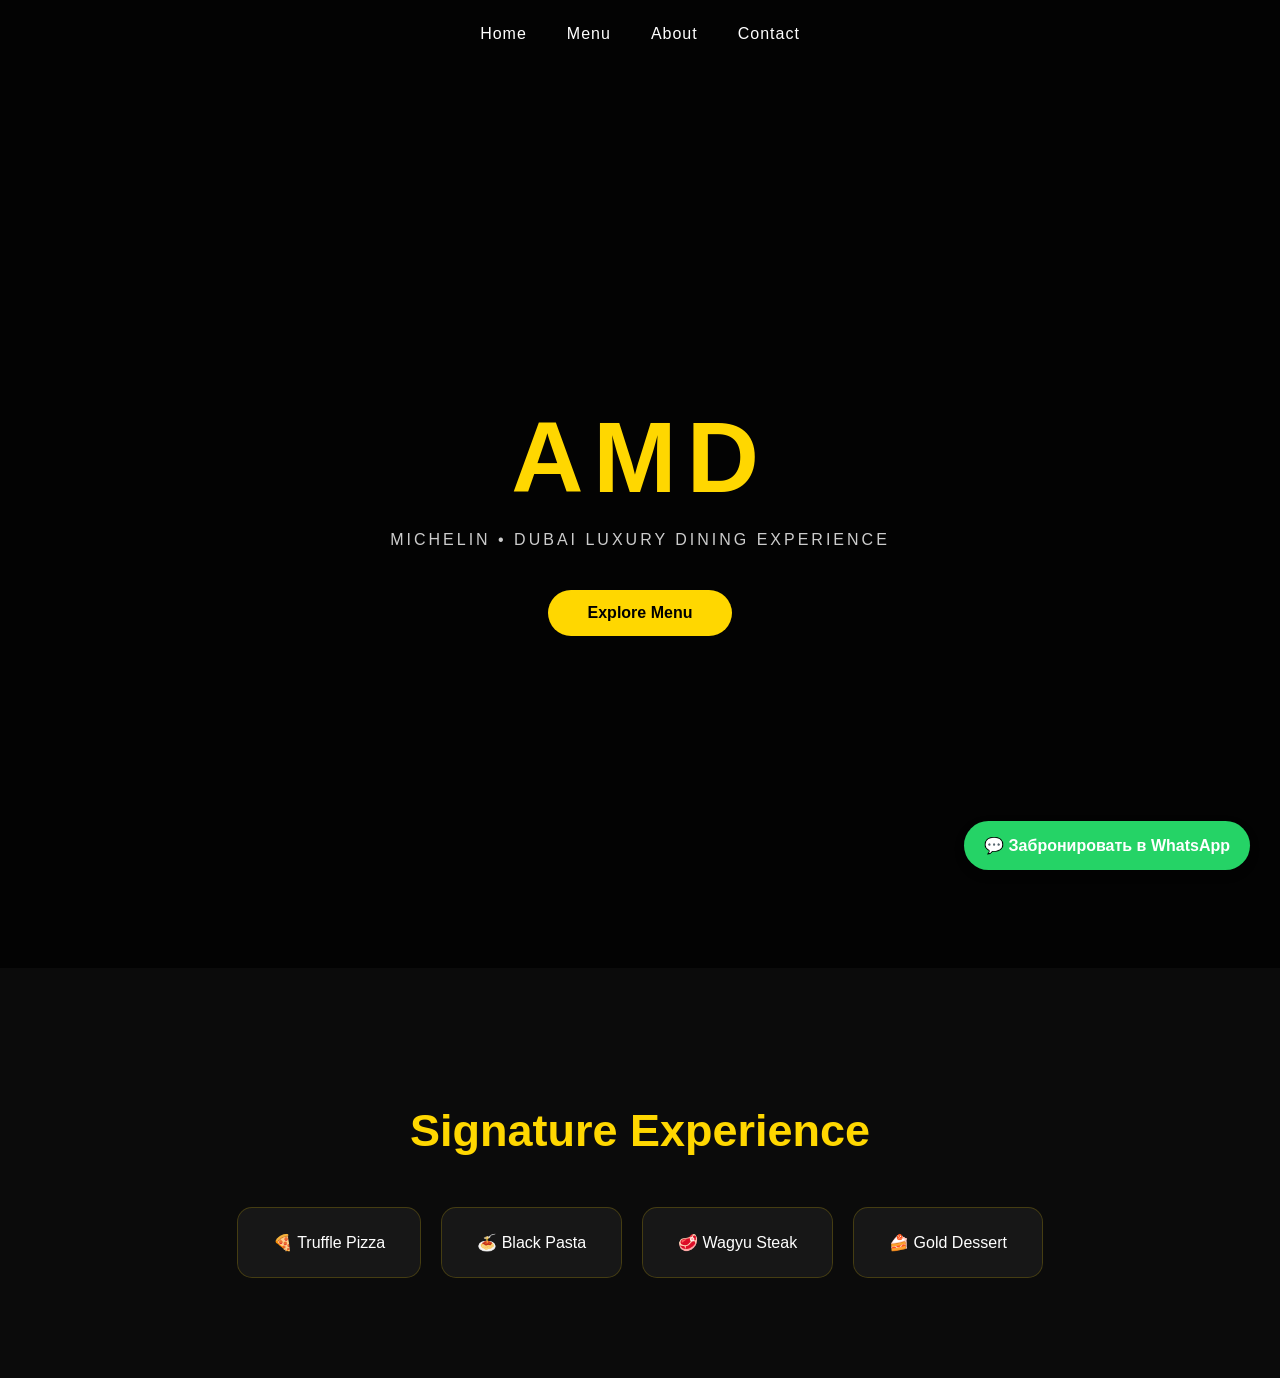
<file: index.HTML>
<!DOCTYPE html>
<html lang="ru">
<head>
  <meta charset="UTF-8">
  <meta name="viewport" content="width=device-width, initial-scale=1.0">
  <meta name="description" content="Роскошный ресторан AMD в Дубае — ваш уникальный опыт высокой кухни.">
  <title>AMD - Michelin Experience</title>
  <link rel="stylesheet" href="style.css">
  <link rel="icon" href="favicon.io.avif" type="image/x-icon">
</head>

<body>

<nav>
  <a href="index.html">Home</a>
  <a href="menu.html">Menu</a>
  <a href="about.html">About</a>
  <a href="contact.html">Contact</a>
</nav>

<header class="hero">

  <div class="hero-content">
    <h1>AMD</h1>
    <p>MICHELIN • DUBAI LUXURY DINING EXPERIENCE</p>
    <a href="menu.html" class="btn">Explore Menu</a>
  </div>  

</header>

<section class="featured">
  <h2>Signature Experience</h2>

  <div class="mini-grid">
    <div class="mini-card">🍕 Truffle Pizza</div>
    <div class="mini-card">🍝 Black Pasta</div>
    <div class="mini-card">🥩 Wagyu Steak</div>
    <div class="mini-card">🍰 Gold Dessert</div>
  </div>
</section>
  <a href="https://wa.me/79999999999" class="whatsapp-btn" target="_blank">
    💬 Забронировать в WhatsApp
  </a>
</body>
</html>
</file>
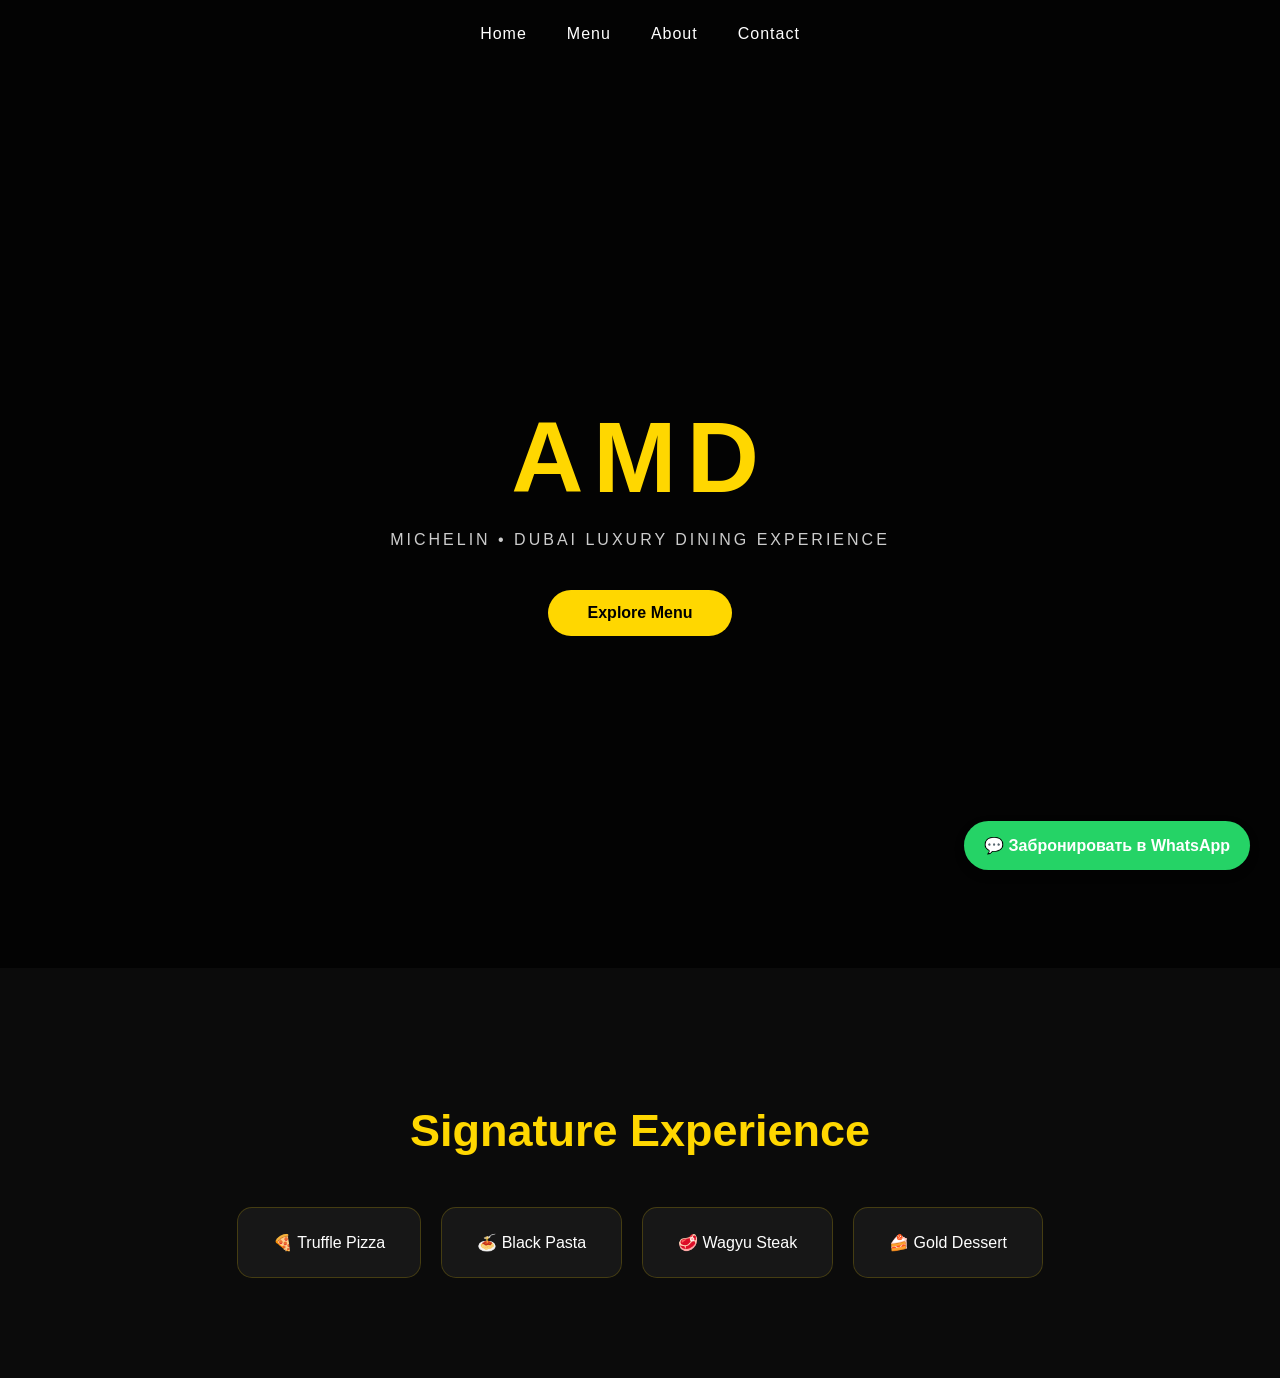
<file: index.html>
<!DOCTYPE html>
<html lang="ru">
<head>
  <meta charset="UTF-8">
  <meta name="viewport" content="width=device-width, initial-scale=1.0">
  <meta name="description" content="Роскошный ресторан AMD в Дубае — ваш уникальный опыт высокой кухни.">
  <title>AMD - Michelin Experience</title>
  <link rel="stylesheet" href="style.css">
  <link rel="icon" href="favicon.io.avif" type="image/x-icon">
</head>

<body>

<nav>
  <a href="index.html">Home</a>
  <a href="menu.html">Menu</a>
  <a href="about.html">About</a>
  <a href="contact.html">Contact</a>
</nav>

<header class="hero">

  <div class="hero-content">
    <h1>AMD</h1>
    <p>MICHELIN • DUBAI LUXURY DINING EXPERIENCE</p>
    <a href="menu.html" class="btn">Explore Menu</a>
  </div>  

</header>

<section class="featured">
  <h2>Signature Experience</h2>

  <div class="mini-grid">
    <div class="mini-card">🍕 Truffle Pizza</div>
    <div class="mini-card">🍝 Black Pasta</div>
    <div class="mini-card">🥩 Wagyu Steak</div>
    <div class="mini-card">🍰 Gold Dessert</div>
  </div>
</section>
  <a href="https://wa.me/79999999999" class="whatsapp-btn" target="_blank">
    💬 Забронировать в WhatsApp
  </a>
</body>
</html>
</file>
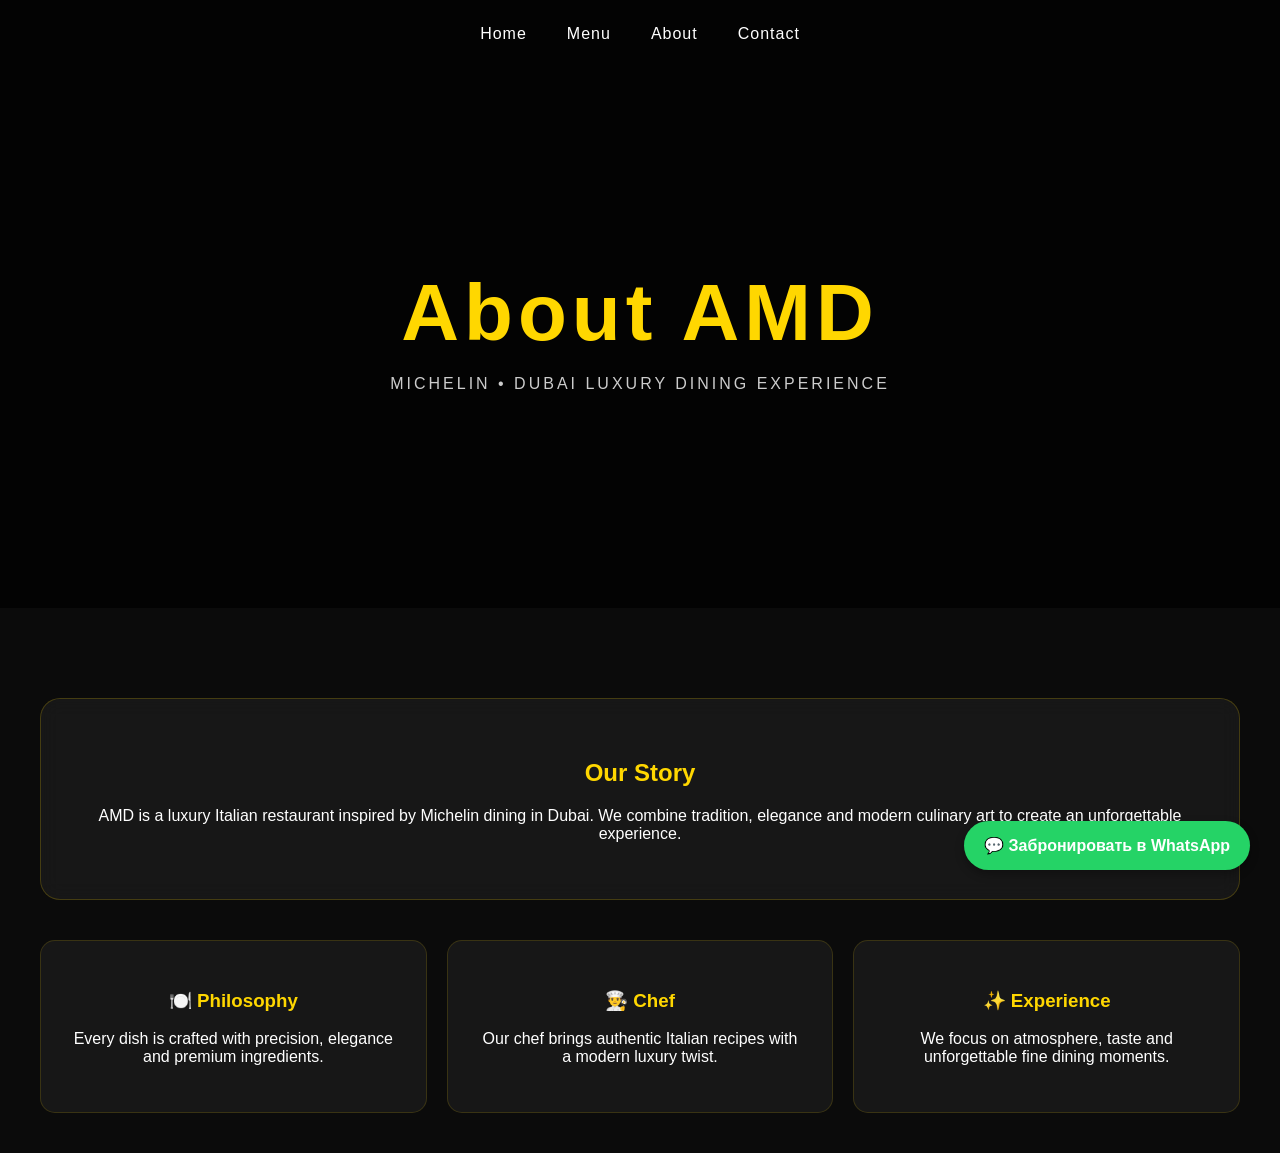
<file: about.html>
<!DOCTYPE html>
<html lang="ru">
<head>
  <meta charset="UTF-8">
  <meta name="viewport" content="width=device-width, initial-scale=1.0">
  <meta name="description" content="Роскошный ресторан AMD в Дубае — ваш уникальный опыт высокой кухни.">
  <title>AMD - About</title>
  <link rel="stylesheet" href="style.css">
  <link rel="icon" href="favicon.io.avif" type="image/x-icon">
</head>

<body>

<nav>
  <a href="index.html">Home</a>
  <a href="menu.html">Menu</a>
  <a href="about.html">About</a>
  <a href="contact.html">Contact</a>
</nav>

<!-- HERO -->
<section class="about-hero">
  <h1>About AMD</h1>
  <p>MICHELIN • DUBAI LUXURY DINING EXPERIENCE</p>
</section>

<!-- STORY -->
<div class="page">

  <div class="glass-box">
    <h2>Our Story</h2>
    <p>
      AMD is a luxury Italian restaurant inspired by Michelin dining in Dubai.
      We combine tradition, elegance and modern culinary art to create an unforgettable experience.
    </p>
  </div>

  <div class="glass-grid">

    <div class="glass-card">
      <h3>🍽️ Philosophy</h3>
      <p>Every dish is crafted with precision, elegance and premium ingredients.</p>
    </div>

    <div class="glass-card">
      <h3>👨‍🍳 Chef</h3>
      <p>Our chef brings authentic Italian recipes with a modern luxury twist.</p>
    </div>

    <div class="glass-card">
      <h3>✨ Experience</h3>
      <p>We focus on atmosphere, taste and unforgettable fine dining moments.</p>
    </div>

  </div>

</div>
  <a href="https://wa.me/79999999999" class="whatsapp-btn" target="_blank">
    💬 Забронировать в WhatsApp
  </a>
</body>

</html>
</file>
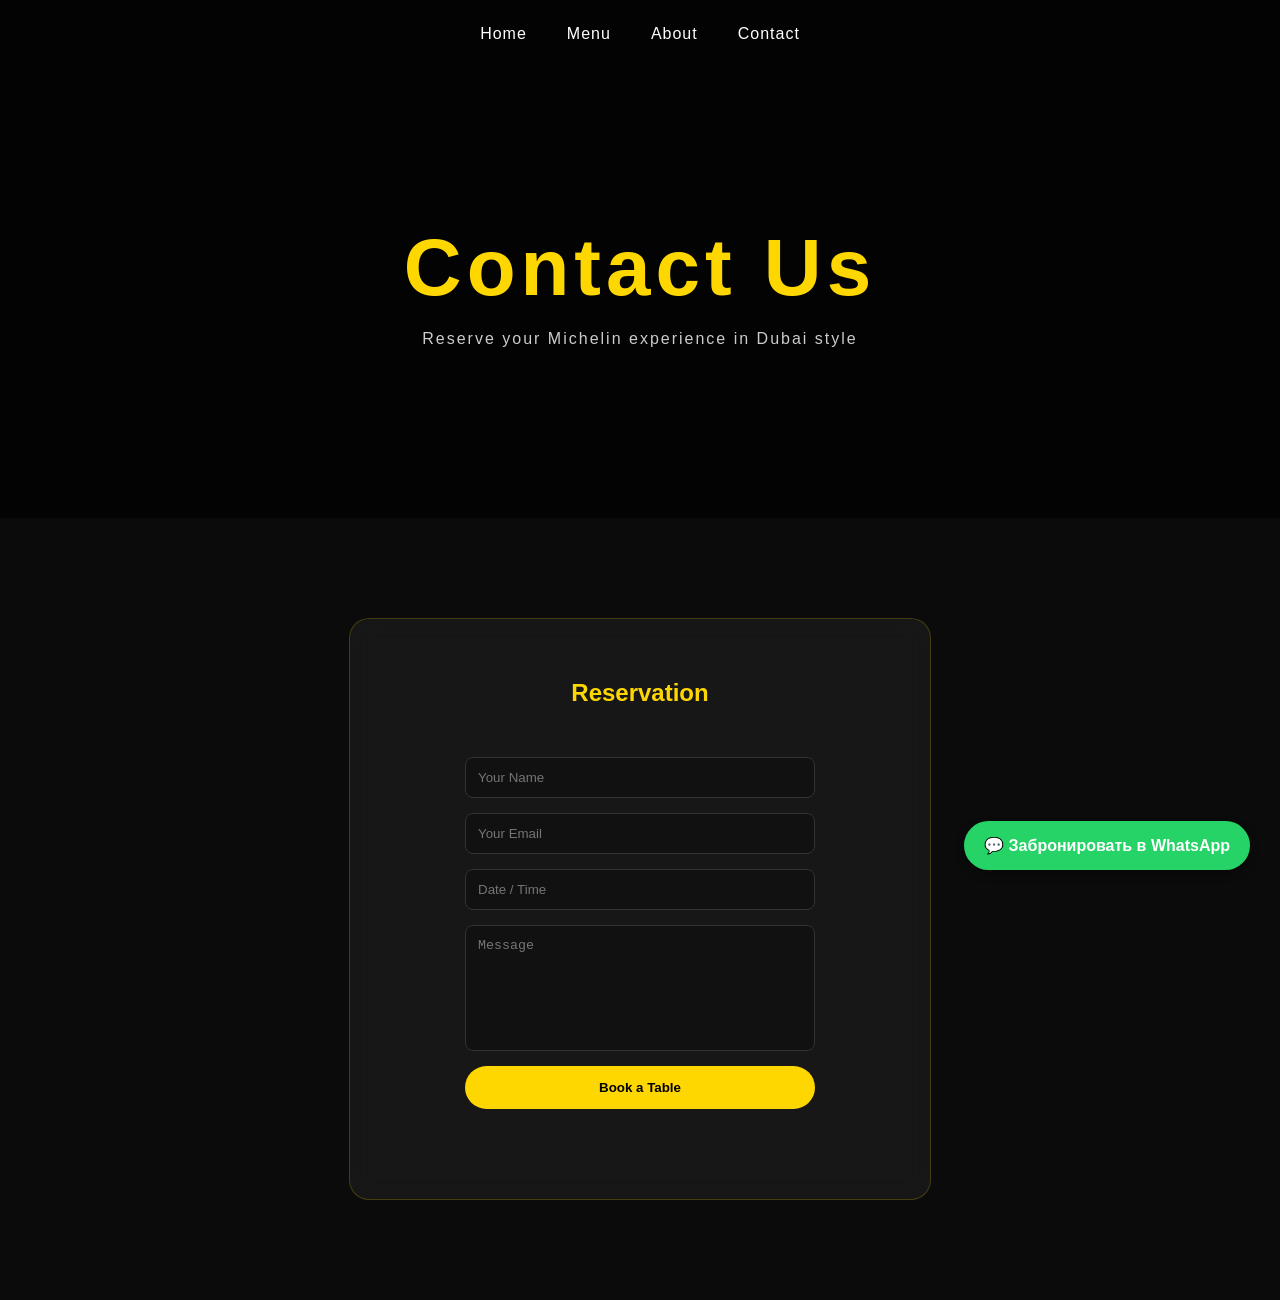
<file: contact.html>
<!DOCTYPE html>
<html lang="ru">
<head>
  <meta charset="UTF-8">
  <meta name="viewport" content="width=device-width, initial-scale=1.0">
  <meta name="description" content="Роскошный ресторан AMD в Дубае — ваш уникальный опыт высокой кухни.">
  <title>AMD - Contact</title>
  <link rel="stylesheet" href="style.css">
  <link rel="icon" href="favicon.io.avif" type="image/x-icon">
</head>
<body>

<nav>
  <a href="index.html">Home</a>
  <a href="menu.html">Menu</a>
  <a href="about.html">About</a>
  <a href="contact.html">Contact</a>
</nav>

<section class="contact-hero">
  <h1>Contact Us</h1>
  <p>Reserve your Michelin experience in Dubai style</p>
</section>

<div class="page">

  <div class="contact-glass">

    <h2>Reservation</h2>

    <form class="form">

      <input type="text" placeholder="Your Name">
      <input type="email" placeholder="Your Email">
      <input type="text" placeholder="Date / Time">
      <textarea placeholder="Message"></textarea>

      <button type="submit">Book a Table</button>

    </form>

  </div>

</div>
  <a href="https://wa.me/79999999999" class="whatsapp-btn" target="_blank">
      💬 Забронировать в WhatsApp
  </a>
  <body>
  <script src="script.js"></script>
</body>
</body>
</html>
</file>
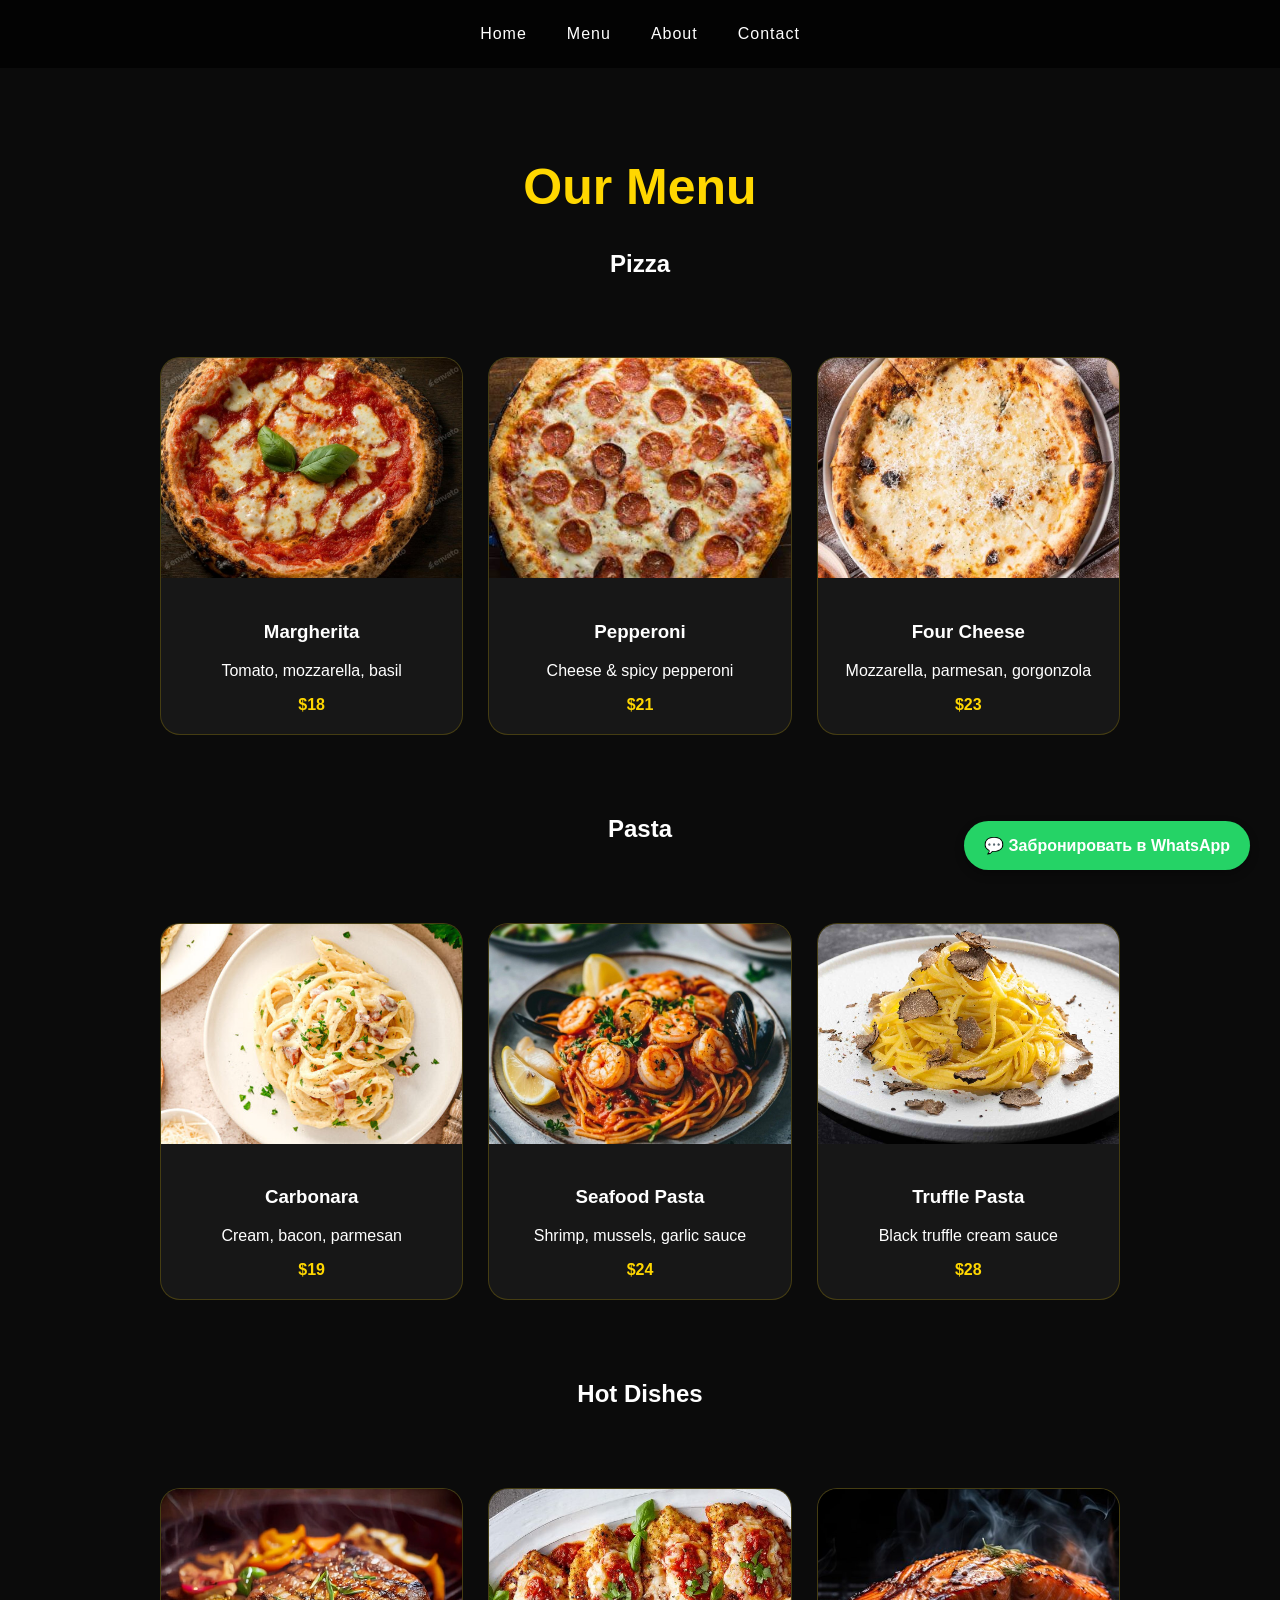
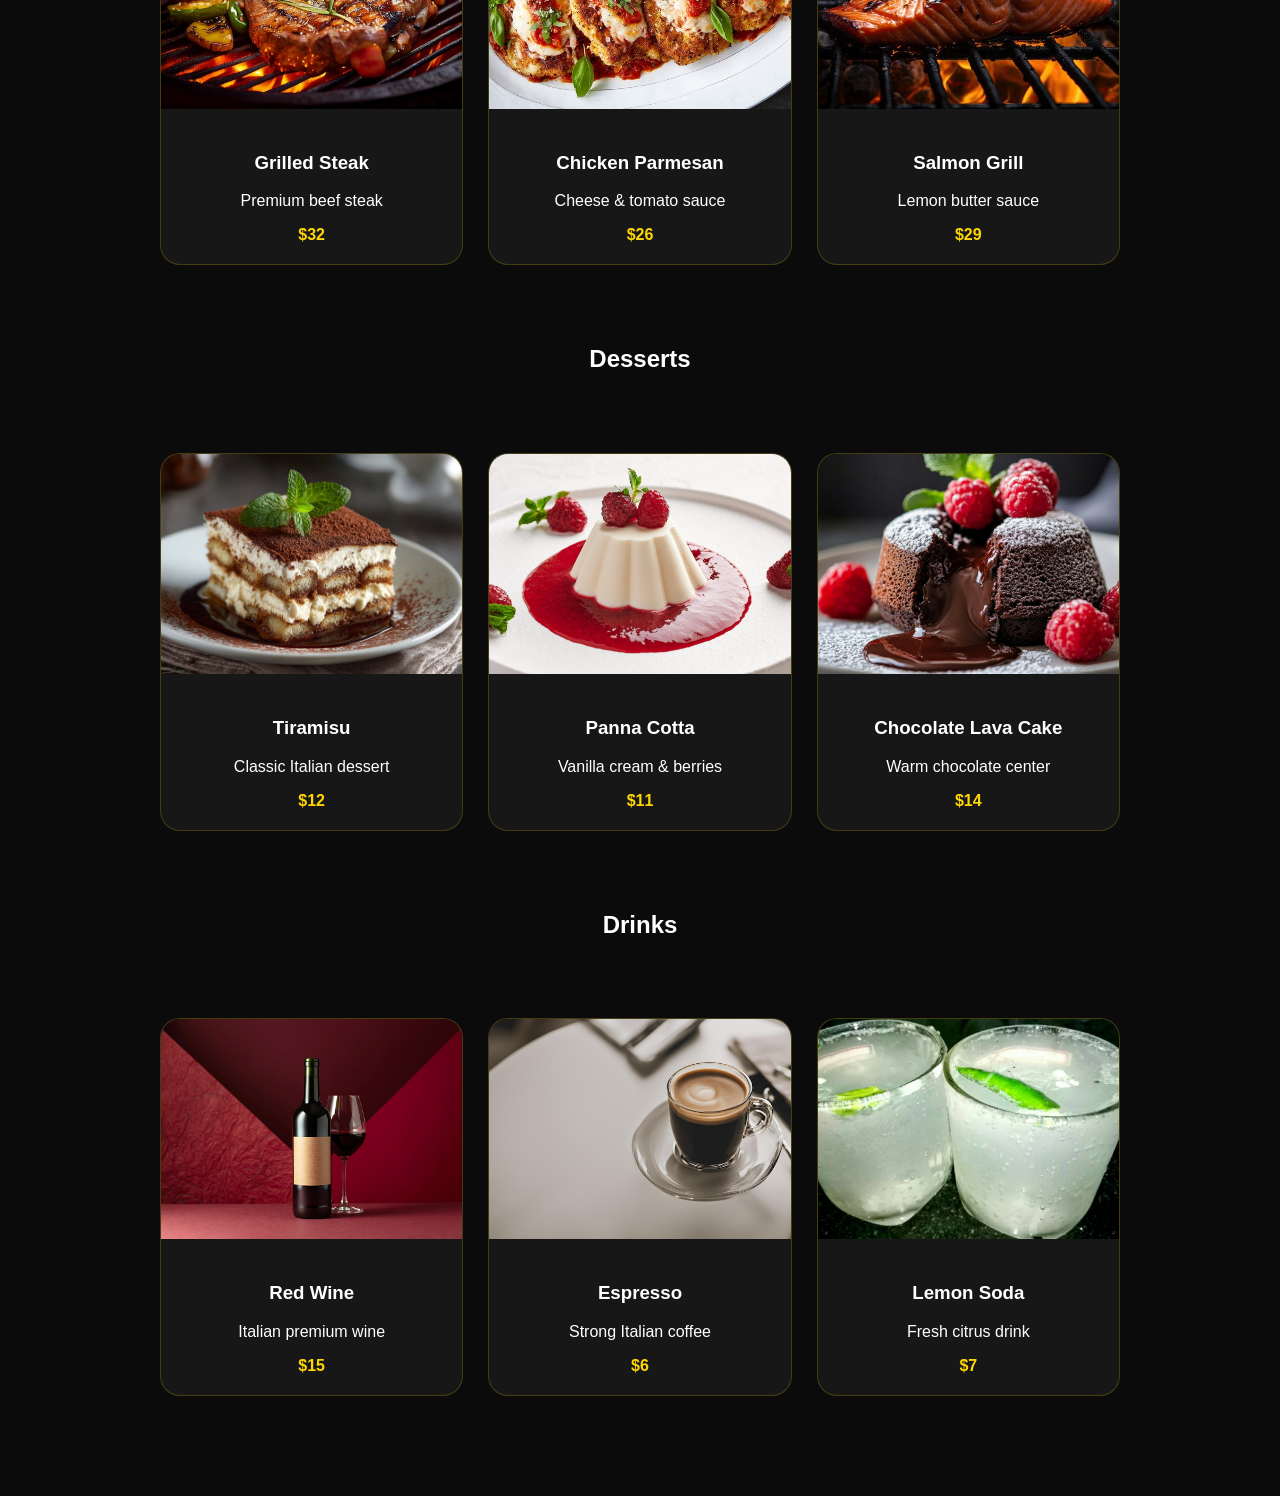
<file: menu.html>
<!DOCTYPE html>
<html lang="ru">
<head>
  <meta charset="UTF-8">
  <meta name="viewport" content="width=device-width, initial-scale=1.0">
  <meta name="description" content="Роскошный ресторан AMD в Дубае — ваш уникальный опыт высокой кухни.">
  <title>AMD  - Menu</title>
  <link rel="stylesheet" href="style.css">
  <link rel="icon" href="favicon.io.avif" type="image/x-icon">
 </head>

<body>

<nav>
  <a href="index.html">Home</a>
  <a href="menu.html">Menu</a>
  <a href="about.html">About</a>
  <a href="contact.html">Contact</a>
</nav>

<div class="page">

  <h1>Our Menu</h1>

  <!-- 🍕 PIZZA -->
  <h2>Pizza</h2>
  <div class="menu-container">

    <div class="card">
      <img src="pizzamargarita.jpg">
      <div class="content">
        <h3>Margherita</h3>
        <p>Tomato, mozzarella, basil</p>
        <div class="price">$18</div>
      </div>
    </div>

    <div class="card">
      <img src="peperonipizza.jpg">
      <div class="content">
        <h3>Pepperoni</h3>
        <p>Cheese & spicy pepperoni</p>
        <div class="price">$21</div>
      </div>
    </div>

    <div class="card">
      <img src="pizza4cheese.jpg">
      <div class="content">
        <h3>Four Cheese</h3>
        <p>Mozzarella, parmesan, gorgonzola</p>
        <div class="price">$23</div>
      </div>
    </div>

  </div>

  <!-- 🍝 PASTA -->
  <h2>Pasta</h2>
  <div class="menu-container">

    <div class="card">
      <img src="pasta1c.jpg">
      <div class="content">
        <h3>Carbonara</h3>
        <p>Cream, bacon, parmesan</p>
        <div class="price">$19</div>
      </div>
    </div>

    <div class="card">
      <img src="pasta2.jpg">
      <div class="content">
        <h3>Seafood Pasta</h3>
        <p>Shrimp, mussels, garlic sauce</p>
        <div class="price">$24</div>
      </div>
    </div>

    <div class="card">
      <img src="pasta3.jpg">
      <div class="content">
        <h3>Truffle Pasta</h3>
        <p>Black truffle cream sauce</p>
        <div class="price">$28</div>
      </div>
    </div>

  </div>

  <!-- 🥩 HOT DISHES -->
  <h2>Hot Dishes</h2>
  <div class="menu-container">

    <div class="card">
      <img src="grilledsteak.jpg">
      <div class="content">
        <h3>Grilled Steak</h3>
        <p>Premium beef steak</p>
        <div class="price">$32</div>
      </div>
    </div>

    <div class="card">
      <img src="chickenparmesan.jpg">
      <div class="content">
        <h3>Chicken Parmesan</h3>
        <p>Cheese & tomato sauce</p>
        <div class="price">$26</div>
      </div>
    </div>

    <div class="card">
      <img src="salmongrill1.jpg">
      <div class="content">
        <h3>Salmon Grill</h3>
        <p>Lemon butter sauce</p>
        <div class="price">$29</div>
      </div>
    </div>

  </div>

  <!-- 🍰 DESSERTS -->
  <h2>Desserts</h2>
  <div class="menu-container">

    <div class="card">
      <img src="tiramisu.jpg">
      <div class="content">
        <h3>Tiramisu</h3>
        <p>Classic Italian dessert</p>
        <div class="price">$12</div>
      </div>
    </div>

    <div class="card">
      <img src="pannacotta.jpg">
      <div class="content">
        <h3>Panna Cotta</h3>
        <p>Vanilla cream & berries</p>
        <div class="price">$11</div>
      </div>
    </div>

    <div class="card">
      <img src="lavacake.jpg">
      <div class="content">
        <h3>Chocolate Lava Cake</h3>
        <p>Warm chocolate center</p>
        <div class="price">$14</div>
      </div>
    </div>

  </div>

  <!-- 🍷 DRINKS -->
  <h2>Drinks</h2>
  <div class="menu-container">

    <div class="card">
      <img src="redwine.jpg">
      <div class="content">
        <h3>Red Wine</h3>
        <p>Italian premium wine</p>
        <div class="price">$15</div>
      </div>
    </div>

    <div class="card">
      <img src="espresso.jpg">
      <div class="content">
        <h3>Espresso</h3>
        <p>Strong Italian coffee</p>
        <div class="price">$6</div>
      </div>
    </div>

    <div class="card">
      <img src="lemonsoda.jpg">
      <div class="content">
        <h3>Lemon Soda</h3>
        <p>Fresh citrus drink</p>
        <div class="price">$7</div>
      </div>
    </div>

  </div>

</div>
  <a href="https://wa.me/79999999999" class="whatsapp-btn" target="_blank">
   💬 Забронировать в WhatsApp
  </a>
</body>
</html>
</file>
<file: style.css>
body{
  margin:0;
  font-family:Arial, Helvetica, sans-serif;
  background:#0b0b0b;
  color:white;
}

/* NAV */
nav{
  display:flex;
  justify-content:center;
  gap:40px;
  padding:25px;
  position:sticky;
  top:0;
  background:rgba(0,0,0,0.7);
  backdrop-filter: blur(10px);
  z-index:100;
}

nav a{
  color:white;
  text-decoration:none;
  transition:0.3s;
  letter-spacing:1px;
}

nav a:hover{
  color:gold;
}

/* HERO */
.hero{
  height:100vh;
  background:
    linear-gradient(rgba(0,0,0,0.75), rgba(0,0,0,0.75)),
    url("https://images.unsplash.com/photo-1542314831-068cd1dbfeeb");
  background-size:cover;
  background-position:center;

  display:flex;
  justify-content:center;
  align-items:center;
  text-align:center;
}

.hero h1{
  font-size:100px;
  color:gold;
  letter-spacing:10px;
  margin:0;
}

.hero p{
  color:#ccc;
  letter-spacing:3px;
}

/* BUTTON */
.btn{
  display:inline-block;
  margin-top:25px;
  padding:14px 40px;
  background:gold;
  color:black;
  font-weight:bold;
  border-radius:40px;
  text-decoration:none;
  transition:0.3s;
}

.btn:hover{
  transform:scale(1.1);
  background:white;
}

/* SECTION TITLE */
h1{
  text-align:center;
  color:gold;
  font-size:50px;
  margin-top:50px;
}

/* MENU */
.menu-container{
  display:grid;
  grid-template-columns:repeat(auto-fit,minmax(250px,1fr));
  gap:25px;
  padding:60px 10%;
}

.card{
  background:rgba(255,255,255,0.05);
  border:1px solid rgba(255,215,0,0.2);
  border-radius:20px;
  overflow:hidden;
  transition:0.3s;
}

.card:hover{
  transform:translateY(-10px);
  border-color:gold;
}

.card img{
  width:100%;
  height:220px;
  object-fit:cover;
}

.content{
  padding:20px;
}

.price{
  color:gold;
  margin-top:10px;
  font-weight:bold;
}

/* FEATURED HOME */
.featured{
  padding:100px 10%;
  text-align:center;
}

.featured h2{
  color:gold;
  font-size:45px;
  margin-bottom:50px;
}

.mini-grid{
  display:flex;
  justify-content:center;
  gap:20px;
  flex-wrap:wrap;
}

.mini-card{
  background:rgba(255,255,255,0.05);
  border:1px solid rgba(255,215,0,0.2);
  padding:25px 35px;
  border-radius:15px;
  transition:0.3s;
}

.mini-card:hover{
  transform:translateY(-10px);
  border-color:gold;
}

/* CONTACT */
.form{
  display:flex;
  flex-direction:column;
  width:350px;
  margin:50px auto;
  gap:15px;
}

input, textarea{
  padding:12px;
  background:#161616;
  border:1px solid #333;
  color:white;
}

button{
  padding:12px;
  background:gold;
  border:none;
  font-weight:bold;
  cursor:pointer;
}
.section-center{
  max-width:900px;
  margin:0 auto;
  text-align:center;
}
.page{
  max-width:1200px;
  margin:0 auto;
  padding:40px 20px;
  text-align:center;
}
.about-hero{
  height:60vh;
  background:
    linear-gradient(rgba(0,0,0,0.75), rgba(0,0,0,0.75)),
    url("https://images.unsplash.com/photo-1529692236671-f1f6cf9683ba");
  background-size:cover;
  background-position:center;

  display:flex;
  flex-direction:column;
  justify-content:center;
  align-items:center;
  text-align:center;
}

.about-hero h1{
  font-size:80px;
  color:gold;
  margin:0;
  letter-spacing:5px;
}

.about-hero p{
  color:#ccc;
  letter-spacing:3px;
}

/* GLASS EFFECT */
.glass-box{
  background:rgba(255,255,255,0.05);
  border:1px solid rgba(255,215,0,0.2);
  padding:40px;
  border-radius:20px;
  backdrop-filter: blur(10px);
  margin-top:50px;
}

.glass-box h2{
  color:gold;
  margin-bottom:20px;
}

/* GRID */
.glass-grid{
  display:grid;
  grid-template-columns:repeat(auto-fit,minmax(250px,1fr));
  gap:20px;
  margin-top:40px;
}

.glass-card{
  background:rgba(255,255,255,0.05);
  border:1px solid rgba(255,215,0,0.15);
  padding:30px;
  border-radius:15px;
  transition:0.3s;
}

.glass-card:hover{
  transform:translateY(-10px);
  border-color:gold;
}

.glass-card h3{
  color:gold;
}
.contact-hero{
  height:50vh;
  background:
    linear-gradient(rgba(0,0,0,0.75), rgba(0,0,0,0.75)),
    url("https://images.unsplash.com/photo-1414235077428-338989a2e8c0");
  background-size:cover;
  background-position:center;

  display:flex;
  flex-direction:column;
  justify-content:center;
  align-items:center;
  text-align:center;
}

.contact-hero h1{
  font-size:80px;
  color:gold;
  margin:0;
  letter-spacing:5px;
}

.contact-hero p{
  color:#ccc;
  letter-spacing:2px;
}

/* GLASS FORM */
.contact-glass{
  background:rgba(255,255,255,0.05);
  border:1px solid rgba(255,215,0,0.2);
  padding:40px;
  border-radius:20px;
  backdrop-filter: blur(12px);
  max-width:500px;
  margin:60px auto;
  text-align:center;
}

.contact-glass h2{
  color:gold;
  margin-bottom:20px;
}

/* FORM */
.form{
  display:flex;
  flex-direction:column;
  gap:15px;
}

input, textarea{
  padding:12px;
  background:#111;
  border:1px solid #333;
  color:white;
  border-radius:8px;
}

textarea{
  min-height:100px;
  resize:none;
}

button{
  padding:14px;
  background:gold;
  border:none;
  font-weight:bold;
  cursor:pointer;
  border-radius:30px;
  transition:0.3s;
}

button:hover{
  transform:scale(1.05);
  background:white;
}
/* Кнопка быстрого вызова */
.whatsapp-btn {
  position: fixed;
  bottom: 30px;
  right: 30px;
  background: #25d366; /* Цвет WhatsApp */
  color: white;
  padding: 15px 20px;
  border-radius: 50px;
  text-decoration: none;
  font-weight: bold;
  box-shadow: 0 4px 10px rgba(0,0,0,0.3);
  z-index: 1000;
  transition: 0.3s;
}

.whatsapp-btn:hover {
  transform: scale(1.1);
  background: #128c7e;
}
</file>
